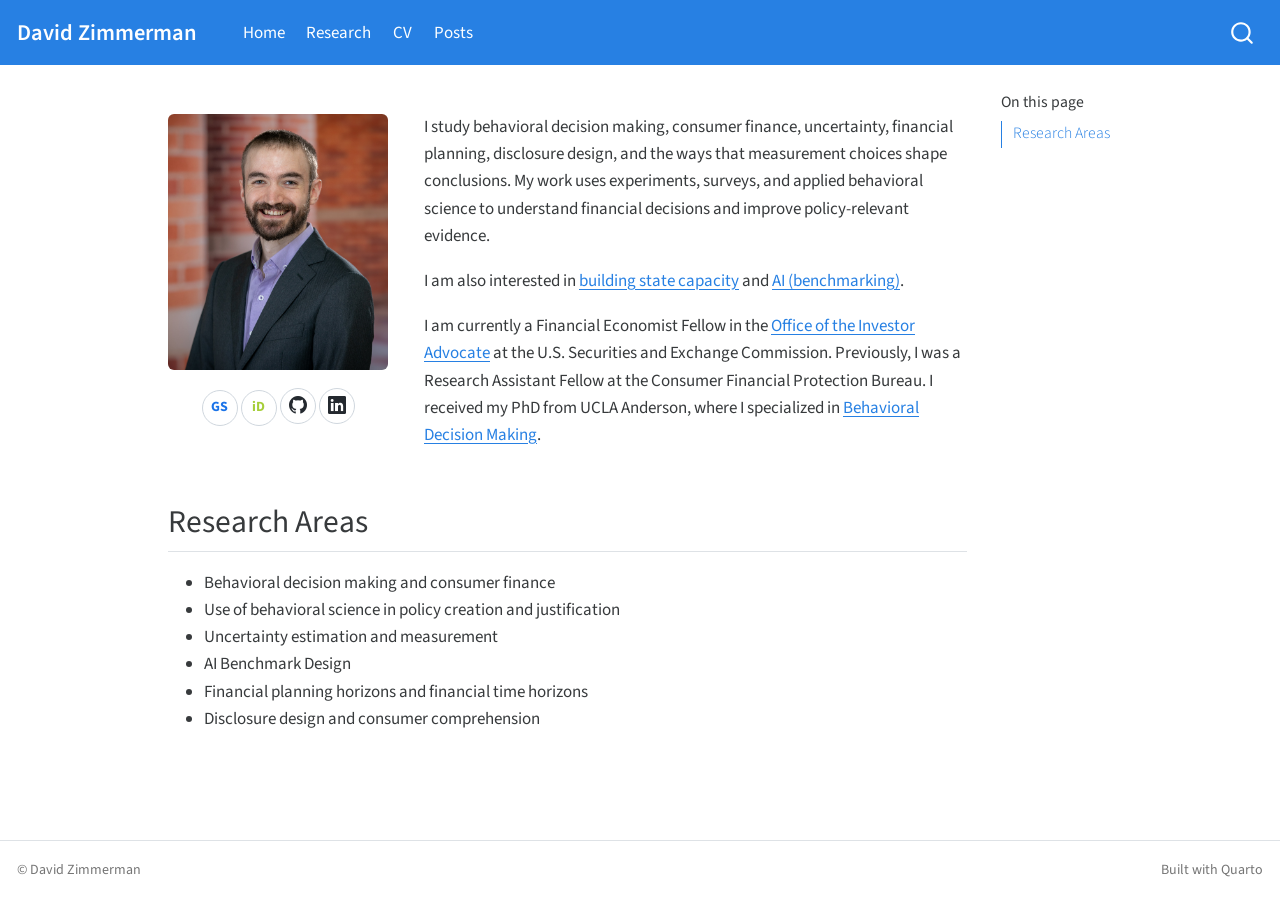
<file: index.html>
<!DOCTYPE html>
<html xmlns="http://www.w3.org/1999/xhtml" lang="en" xml:lang="en"><head>

<meta charset="utf-8">
<meta name="generator" content="quarto-1.2.335">

<meta name="viewport" content="width=device-width, initial-scale=1.0, user-scalable=yes">


<title>David Zimmerman</title>
<style>
code{white-space: pre-wrap;}
span.smallcaps{font-variant: small-caps;}
div.columns{display: flex; gap: min(4vw, 1.5em);}
div.column{flex: auto; overflow-x: auto;}
div.hanging-indent{margin-left: 1.5em; text-indent: -1.5em;}
ul.task-list{list-style: none;}
ul.task-list li input[type="checkbox"] {
  width: 0.8em;
  margin: 0 0.8em 0.2em -1.6em;
  vertical-align: middle;
}
</style>


<script src="site_libs/quarto-nav/quarto-nav.js"></script>
<script src="site_libs/quarto-nav/headroom.min.js"></script>
<script src="site_libs/clipboard/clipboard.min.js"></script>
<script src="site_libs/quarto-search/autocomplete.umd.js"></script>
<script src="site_libs/quarto-search/fuse.min.js"></script>
<script src="site_libs/quarto-search/quarto-search.js"></script>
<meta name="quarto:offset" content="./">
<script src="site_libs/quarto-html/quarto.js"></script>
<script src="site_libs/quarto-html/popper.min.js"></script>
<script src="site_libs/quarto-html/tippy.umd.min.js"></script>
<script src="site_libs/quarto-html/anchor.min.js"></script>
<link href="site_libs/quarto-html/tippy.css" rel="stylesheet">
<link href="site_libs/quarto-html/quarto-syntax-highlighting.css" rel="stylesheet" id="quarto-text-highlighting-styles">
<script src="site_libs/bootstrap/bootstrap.min.js"></script>
<link href="site_libs/bootstrap/bootstrap-icons.css" rel="stylesheet">
<link href="site_libs/bootstrap/bootstrap.min.css" rel="stylesheet" id="quarto-bootstrap" data-mode="light">
<script id="quarto-search-options" type="application/json">{
  "location": "navbar",
  "copy-button": false,
  "collapse-after": 3,
  "panel-placement": "end",
  "type": "overlay",
  "limit": 20,
  "language": {
    "search-no-results-text": "No results",
    "search-matching-documents-text": "matching documents",
    "search-copy-link-title": "Copy link to search",
    "search-hide-matches-text": "Hide additional matches",
    "search-more-match-text": "more match in this document",
    "search-more-matches-text": "more matches in this document",
    "search-clear-button-title": "Clear",
    "search-detached-cancel-button-title": "Cancel",
    "search-submit-button-title": "Submit"
  }
}</script>


<link rel="stylesheet" href="styles.css">
</head>

<body class="nav-fixed">

<div id="quarto-search-results"></div>
  <header id="quarto-header" class="headroom fixed-top">
    <nav class="navbar navbar-expand-lg navbar-dark ">
      <div class="navbar-container container-fluid">
      <div class="navbar-brand-container">
    <a class="navbar-brand" href="./index.html">
    <span class="navbar-title">David Zimmerman</span>
    </a>
  </div>
          <button class="navbar-toggler" type="button" data-bs-toggle="collapse" data-bs-target="#navbarCollapse" aria-controls="navbarCollapse" aria-expanded="false" aria-label="Toggle navigation" onclick="if (window.quartoToggleHeadroom) { window.quartoToggleHeadroom(); }">
  <span class="navbar-toggler-icon"></span>
</button>
          <div class="collapse navbar-collapse" id="navbarCollapse">
            <ul class="navbar-nav navbar-nav-scroll me-auto">
  <li class="nav-item">
    <a class="nav-link active" href="./index.html" aria-current="page">
 <span class="menu-text">Home</span></a>
  </li>  
  <li class="nav-item">
    <a class="nav-link" href="./research.html">
 <span class="menu-text">Research</span></a>
  </li>  
  <li class="nav-item">
    <a class="nav-link" href="./cv.html">
 <span class="menu-text">CV</span></a>
  </li>  
  <li class="nav-item">
    <a class="nav-link" href="./posts/index.html">
 <span class="menu-text">Posts</span></a>
  </li>  
</ul>
              <div id="quarto-search" class="" title="Search"></div>
          </div> <!-- /navcollapse -->
      </div> <!-- /container-fluid -->
    </nav>
</header>
<!-- content -->
<div id="quarto-content" class="quarto-container page-columns page-rows-contents page-layout-article page-navbar">
<!-- sidebar -->
<!-- margin-sidebar -->
    <div id="quarto-margin-sidebar" class="sidebar margin-sidebar">
        <nav id="TOC" role="doc-toc" class="toc-active">
    <h2 id="toc-title">On this page</h2>
   
  <ul>
  <li><a href="#research-areas" id="toc-research-areas" class="nav-link active" data-scroll-target="#research-areas">Research Areas</a></li>
  </ul>
</nav>
    </div>
<!-- main -->
<main class="content" id="quarto-document-content">



<div class="home-grid">
<div class="home-photo">
<p><img src="assets/profile.jpeg" class="img-fluid" alt="David Zimmerman"></p>
<div class="profile-links" aria-label="Profile links">
<p><a href="https://scholar.google.com/citations?user=6fjwHO0AAAAJ&amp;hl=en" aria-label="Google Scholar" title="Google Scholar"><span class="profile-icon scholar">GS</span></a> <a href="https://orcid.org/0000-0001-5784-2733" aria-label="ORCID" title="ORCID"><span class="profile-icon orcid">iD</span></a> <a href="https://github.com/DavZimmer" aria-label="GitHub" title="GitHub"><i class="bi bi-github"></i></a> <a href="https://www.linkedin.com/in/david-zimmerman-7564636a" aria-label="LinkedIn" title="LinkedIn"><i class="bi bi-linkedin"></i></a></p>
</div>
</div>
<div class="home-intro">
<p>I study behavioral decision making, consumer finance, uncertainty, financial planning, disclosure design, and the ways that measurement choices shape conclusions. My work uses experiments, surveys, and applied behavioral science to understand financial decisions and improve policy-relevant evidence.</p>
<p>I am also interested in <a href="https://www.niskanencenter.org/policy/state-capacity/">building state capacity</a> and <a href="https://hai.stanford.edu/ai-index/2026-ai-index-report">AI (benchmarking)</a>.</p>
<p>I am currently a Financial Economist Fellow in the <a href="https://www.sec.gov/about/divisions-offices/office-investor-advocate">Office of the Investor Advocate</a> at the U.S. Securities and Exchange Commission. Previously, I was a Research Assistant Fellow at the Consumer Financial Protection Bureau. I received my PhD from UCLA Anderson, where I specialized in <a href="https://www.anderson.ucla.edu/degrees/phd-program/areas-of-study/behavioral-decision-making">Behavioral Decision Making</a>.</p>
</div>
</div>
<section id="research-areas" class="level2">
<h2 class="anchored" data-anchor-id="research-areas">Research Areas</h2>
<ul>
<li>Behavioral decision making and consumer finance</li>
<li>Use of behavioral science in policy creation and justification</li>
<li>Uncertainty estimation and measurement</li>
<li>AI Benchmark Design</li>
<li>Financial planning horizons and financial time horizons</li>
<li>Disclosure design and consumer comprehension</li>
</ul>


</section>

</main> <!-- /main -->
<script id="quarto-html-after-body" type="application/javascript">
window.document.addEventListener("DOMContentLoaded", function (event) {
  const toggleBodyColorMode = (bsSheetEl) => {
    const mode = bsSheetEl.getAttribute("data-mode");
    const bodyEl = window.document.querySelector("body");
    if (mode === "dark") {
      bodyEl.classList.add("quarto-dark");
      bodyEl.classList.remove("quarto-light");
    } else {
      bodyEl.classList.add("quarto-light");
      bodyEl.classList.remove("quarto-dark");
    }
  }
  const toggleBodyColorPrimary = () => {
    const bsSheetEl = window.document.querySelector("link#quarto-bootstrap");
    if (bsSheetEl) {
      toggleBodyColorMode(bsSheetEl);
    }
  }
  toggleBodyColorPrimary();  
  const icon = "";
  const anchorJS = new window.AnchorJS();
  anchorJS.options = {
    placement: 'right',
    icon: icon
  };
  anchorJS.add('.anchored');
  const clipboard = new window.ClipboardJS('.code-copy-button', {
    target: function(trigger) {
      return trigger.previousElementSibling;
    }
  });
  clipboard.on('success', function(e) {
    // button target
    const button = e.trigger;
    // don't keep focus
    button.blur();
    // flash "checked"
    button.classList.add('code-copy-button-checked');
    var currentTitle = button.getAttribute("title");
    button.setAttribute("title", "Copied!");
    let tooltip;
    if (window.bootstrap) {
      button.setAttribute("data-bs-toggle", "tooltip");
      button.setAttribute("data-bs-placement", "left");
      button.setAttribute("data-bs-title", "Copied!");
      tooltip = new bootstrap.Tooltip(button, 
        { trigger: "manual", 
          customClass: "code-copy-button-tooltip",
          offset: [0, -8]});
      tooltip.show();    
    }
    setTimeout(function() {
      if (tooltip) {
        tooltip.hide();
        button.removeAttribute("data-bs-title");
        button.removeAttribute("data-bs-toggle");
        button.removeAttribute("data-bs-placement");
      }
      button.setAttribute("title", currentTitle);
      button.classList.remove('code-copy-button-checked');
    }, 1000);
    // clear code selection
    e.clearSelection();
  });
  function tippyHover(el, contentFn) {
    const config = {
      allowHTML: true,
      content: contentFn,
      maxWidth: 500,
      delay: 100,
      arrow: false,
      appendTo: function(el) {
          return el.parentElement;
      },
      interactive: true,
      interactiveBorder: 10,
      theme: 'quarto',
      placement: 'bottom-start'
    };
    window.tippy(el, config); 
  }
  const noterefs = window.document.querySelectorAll('a[role="doc-noteref"]');
  for (var i=0; i<noterefs.length; i++) {
    const ref = noterefs[i];
    tippyHover(ref, function() {
      // use id or data attribute instead here
      let href = ref.getAttribute('data-footnote-href') || ref.getAttribute('href');
      try { href = new URL(href).hash; } catch {}
      const id = href.replace(/^#\/?/, "");
      const note = window.document.getElementById(id);
      return note.innerHTML;
    });
  }
  const findCites = (el) => {
    const parentEl = el.parentElement;
    if (parentEl) {
      const cites = parentEl.dataset.cites;
      if (cites) {
        return {
          el,
          cites: cites.split(' ')
        };
      } else {
        return findCites(el.parentElement)
      }
    } else {
      return undefined;
    }
  };
  var bibliorefs = window.document.querySelectorAll('a[role="doc-biblioref"]');
  for (var i=0; i<bibliorefs.length; i++) {
    const ref = bibliorefs[i];
    const citeInfo = findCites(ref);
    if (citeInfo) {
      tippyHover(citeInfo.el, function() {
        var popup = window.document.createElement('div');
        citeInfo.cites.forEach(function(cite) {
          var citeDiv = window.document.createElement('div');
          citeDiv.classList.add('hanging-indent');
          citeDiv.classList.add('csl-entry');
          var biblioDiv = window.document.getElementById('ref-' + cite);
          if (biblioDiv) {
            citeDiv.innerHTML = biblioDiv.innerHTML;
          }
          popup.appendChild(citeDiv);
        });
        return popup.innerHTML;
      });
    }
  }
    var localhostRegex = new RegExp(/^(?:http|https):\/\/localhost\:?[0-9]*\//);
      var filterRegex = new RegExp(/https:\/\/DavZimmer\.github\.io/);
    var isInternal = (href) => {
        return filterRegex.test(href) || localhostRegex.test(href);
    }
    // Inspect non-navigation links and adorn them if external
    var links = window.document.querySelectorAll('a:not(.nav-link):not(.navbar-brand):not(.toc-action):not(.sidebar-link):not(.sidebar-item-toggle):not(.pagination-link):not(.no-external):not([aria-hidden]):not(.dropdown-item)');
    for (var i=0; i<links.length; i++) {
      const link = links[i];
      if (!isInternal(link.href)) {
          // target, if specified
          link.setAttribute("target", "_blank");
      }
    }
});
</script>
</div> <!-- /content -->
<footer class="footer">
  <div class="nav-footer">
    <div class="nav-footer-left">© David Zimmerman</div>   
    <div class="nav-footer-right">Built with Quarto</div>
  </div>
</footer>



</body></html>
</file>
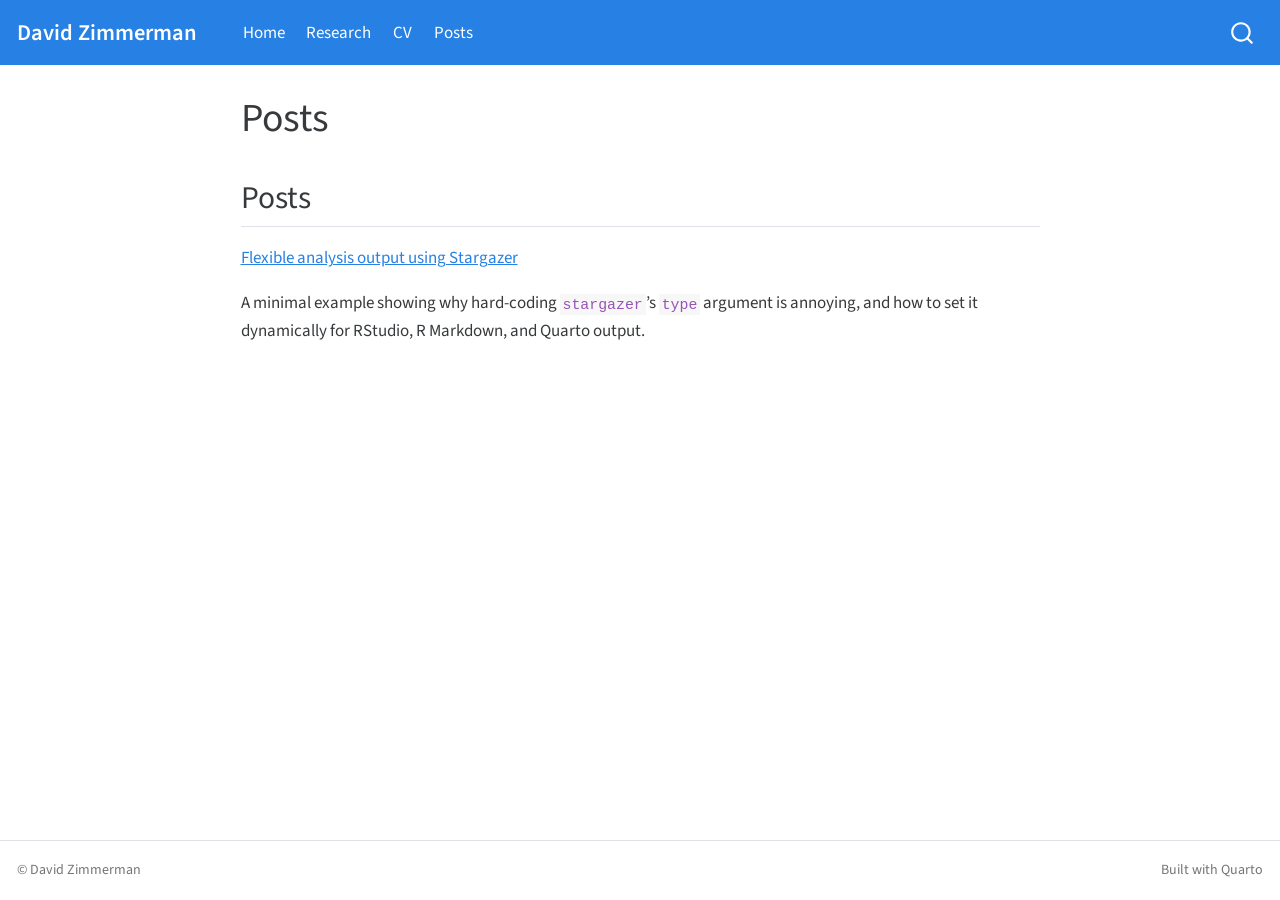
<file: posts/index.html>
<!DOCTYPE html>
<html xmlns="http://www.w3.org/1999/xhtml" lang="en" xml:lang="en"><head>

<meta charset="utf-8">
<meta name="generator" content="quarto-1.2.335">

<meta name="viewport" content="width=device-width, initial-scale=1.0, user-scalable=yes">


<title>David Zimmerman - Posts</title>
<style>
code{white-space: pre-wrap;}
span.smallcaps{font-variant: small-caps;}
div.columns{display: flex; gap: min(4vw, 1.5em);}
div.column{flex: auto; overflow-x: auto;}
div.hanging-indent{margin-left: 1.5em; text-indent: -1.5em;}
ul.task-list{list-style: none;}
ul.task-list li input[type="checkbox"] {
  width: 0.8em;
  margin: 0 0.8em 0.2em -1.6em;
  vertical-align: middle;
}
</style>


<script src="../site_libs/quarto-nav/quarto-nav.js"></script>
<script src="../site_libs/quarto-nav/headroom.min.js"></script>
<script src="../site_libs/clipboard/clipboard.min.js"></script>
<script src="../site_libs/quarto-search/autocomplete.umd.js"></script>
<script src="../site_libs/quarto-search/fuse.min.js"></script>
<script src="../site_libs/quarto-search/quarto-search.js"></script>
<meta name="quarto:offset" content="../">
<script src="../site_libs/quarto-html/quarto.js"></script>
<script src="../site_libs/quarto-html/popper.min.js"></script>
<script src="../site_libs/quarto-html/tippy.umd.min.js"></script>
<script src="../site_libs/quarto-html/anchor.min.js"></script>
<link href="../site_libs/quarto-html/tippy.css" rel="stylesheet">
<link href="../site_libs/quarto-html/quarto-syntax-highlighting.css" rel="stylesheet" id="quarto-text-highlighting-styles">
<script src="../site_libs/bootstrap/bootstrap.min.js"></script>
<link href="../site_libs/bootstrap/bootstrap-icons.css" rel="stylesheet">
<link href="../site_libs/bootstrap/bootstrap.min.css" rel="stylesheet" id="quarto-bootstrap" data-mode="light">
<script id="quarto-search-options" type="application/json">{
  "location": "navbar",
  "copy-button": false,
  "collapse-after": 3,
  "panel-placement": "end",
  "type": "overlay",
  "limit": 20,
  "language": {
    "search-no-results-text": "No results",
    "search-matching-documents-text": "matching documents",
    "search-copy-link-title": "Copy link to search",
    "search-hide-matches-text": "Hide additional matches",
    "search-more-match-text": "more match in this document",
    "search-more-matches-text": "more matches in this document",
    "search-clear-button-title": "Clear",
    "search-detached-cancel-button-title": "Cancel",
    "search-submit-button-title": "Submit"
  }
}</script>


<link rel="stylesheet" href="../styles.css">
</head>

<body class="nav-fixed fullcontent">

<div id="quarto-search-results"></div>
  <header id="quarto-header" class="headroom fixed-top">
    <nav class="navbar navbar-expand-lg navbar-dark ">
      <div class="navbar-container container-fluid">
      <div class="navbar-brand-container">
    <a class="navbar-brand" href="../index.html">
    <span class="navbar-title">David Zimmerman</span>
    </a>
  </div>
          <button class="navbar-toggler" type="button" data-bs-toggle="collapse" data-bs-target="#navbarCollapse" aria-controls="navbarCollapse" aria-expanded="false" aria-label="Toggle navigation" onclick="if (window.quartoToggleHeadroom) { window.quartoToggleHeadroom(); }">
  <span class="navbar-toggler-icon"></span>
</button>
          <div class="collapse navbar-collapse" id="navbarCollapse">
            <ul class="navbar-nav navbar-nav-scroll me-auto">
  <li class="nav-item">
    <a class="nav-link" href="../index.html">
 <span class="menu-text">Home</span></a>
  </li>  
  <li class="nav-item">
    <a class="nav-link" href="../research.html">
 <span class="menu-text">Research</span></a>
  </li>  
  <li class="nav-item">
    <a class="nav-link" href="../cv.html">
 <span class="menu-text">CV</span></a>
  </li>  
  <li class="nav-item">
    <a class="nav-link active" href="../posts/index.html" aria-current="page">
 <span class="menu-text">Posts</span></a>
  </li>  
</ul>
              <div id="quarto-search" class="" title="Search"></div>
          </div> <!-- /navcollapse -->
      </div> <!-- /container-fluid -->
    </nav>
</header>
<!-- content -->
<div id="quarto-content" class="quarto-container page-columns page-rows-contents page-layout-article page-navbar">
<!-- sidebar -->
<!-- margin-sidebar -->
    
<!-- main -->
<main class="content" id="quarto-document-content">

<header id="title-block-header" class="quarto-title-block default">
<div class="quarto-title">
<h1 class="title">Posts</h1>
</div>



<div class="quarto-title-meta">

    
  
    
  </div>
  

</header>

<section id="posts" class="level2">
<h2 class="anchored" data-anchor-id="posts">Posts</h2>
<p><a href="stargazer-type/index.html">Flexible analysis output using Stargazer</a></p>
<p>A minimal example showing why hard-coding <code>stargazer</code>’s <code>type</code> argument is annoying, and how to set it dynamically for RStudio, R Markdown, and Quarto output.</p>


</section>

</main> <!-- /main -->
<script id="quarto-html-after-body" type="application/javascript">
window.document.addEventListener("DOMContentLoaded", function (event) {
  const toggleBodyColorMode = (bsSheetEl) => {
    const mode = bsSheetEl.getAttribute("data-mode");
    const bodyEl = window.document.querySelector("body");
    if (mode === "dark") {
      bodyEl.classList.add("quarto-dark");
      bodyEl.classList.remove("quarto-light");
    } else {
      bodyEl.classList.add("quarto-light");
      bodyEl.classList.remove("quarto-dark");
    }
  }
  const toggleBodyColorPrimary = () => {
    const bsSheetEl = window.document.querySelector("link#quarto-bootstrap");
    if (bsSheetEl) {
      toggleBodyColorMode(bsSheetEl);
    }
  }
  toggleBodyColorPrimary();  
  const icon = "";
  const anchorJS = new window.AnchorJS();
  anchorJS.options = {
    placement: 'right',
    icon: icon
  };
  anchorJS.add('.anchored');
  const clipboard = new window.ClipboardJS('.code-copy-button', {
    target: function(trigger) {
      return trigger.previousElementSibling;
    }
  });
  clipboard.on('success', function(e) {
    // button target
    const button = e.trigger;
    // don't keep focus
    button.blur();
    // flash "checked"
    button.classList.add('code-copy-button-checked');
    var currentTitle = button.getAttribute("title");
    button.setAttribute("title", "Copied!");
    let tooltip;
    if (window.bootstrap) {
      button.setAttribute("data-bs-toggle", "tooltip");
      button.setAttribute("data-bs-placement", "left");
      button.setAttribute("data-bs-title", "Copied!");
      tooltip = new bootstrap.Tooltip(button, 
        { trigger: "manual", 
          customClass: "code-copy-button-tooltip",
          offset: [0, -8]});
      tooltip.show();    
    }
    setTimeout(function() {
      if (tooltip) {
        tooltip.hide();
        button.removeAttribute("data-bs-title");
        button.removeAttribute("data-bs-toggle");
        button.removeAttribute("data-bs-placement");
      }
      button.setAttribute("title", currentTitle);
      button.classList.remove('code-copy-button-checked');
    }, 1000);
    // clear code selection
    e.clearSelection();
  });
  function tippyHover(el, contentFn) {
    const config = {
      allowHTML: true,
      content: contentFn,
      maxWidth: 500,
      delay: 100,
      arrow: false,
      appendTo: function(el) {
          return el.parentElement;
      },
      interactive: true,
      interactiveBorder: 10,
      theme: 'quarto',
      placement: 'bottom-start'
    };
    window.tippy(el, config); 
  }
  const noterefs = window.document.querySelectorAll('a[role="doc-noteref"]');
  for (var i=0; i<noterefs.length; i++) {
    const ref = noterefs[i];
    tippyHover(ref, function() {
      // use id or data attribute instead here
      let href = ref.getAttribute('data-footnote-href') || ref.getAttribute('href');
      try { href = new URL(href).hash; } catch {}
      const id = href.replace(/^#\/?/, "");
      const note = window.document.getElementById(id);
      return note.innerHTML;
    });
  }
  const findCites = (el) => {
    const parentEl = el.parentElement;
    if (parentEl) {
      const cites = parentEl.dataset.cites;
      if (cites) {
        return {
          el,
          cites: cites.split(' ')
        };
      } else {
        return findCites(el.parentElement)
      }
    } else {
      return undefined;
    }
  };
  var bibliorefs = window.document.querySelectorAll('a[role="doc-biblioref"]');
  for (var i=0; i<bibliorefs.length; i++) {
    const ref = bibliorefs[i];
    const citeInfo = findCites(ref);
    if (citeInfo) {
      tippyHover(citeInfo.el, function() {
        var popup = window.document.createElement('div');
        citeInfo.cites.forEach(function(cite) {
          var citeDiv = window.document.createElement('div');
          citeDiv.classList.add('hanging-indent');
          citeDiv.classList.add('csl-entry');
          var biblioDiv = window.document.getElementById('ref-' + cite);
          if (biblioDiv) {
            citeDiv.innerHTML = biblioDiv.innerHTML;
          }
          popup.appendChild(citeDiv);
        });
        return popup.innerHTML;
      });
    }
  }
    var localhostRegex = new RegExp(/^(?:http|https):\/\/localhost\:?[0-9]*\//);
      var filterRegex = new RegExp(/https:\/\/DavZimmer\.github\.io/);
    var isInternal = (href) => {
        return filterRegex.test(href) || localhostRegex.test(href);
    }
    // Inspect non-navigation links and adorn them if external
    var links = window.document.querySelectorAll('a:not(.nav-link):not(.navbar-brand):not(.toc-action):not(.sidebar-link):not(.sidebar-item-toggle):not(.pagination-link):not(.no-external):not([aria-hidden]):not(.dropdown-item)');
    for (var i=0; i<links.length; i++) {
      const link = links[i];
      if (!isInternal(link.href)) {
          // target, if specified
          link.setAttribute("target", "_blank");
      }
    }
});
</script>
</div> <!-- /content -->
<footer class="footer">
  <div class="nav-footer">
    <div class="nav-footer-left">© David Zimmerman</div>   
    <div class="nav-footer-right">Built with Quarto</div>
  </div>
</footer>



</body></html>
</file>
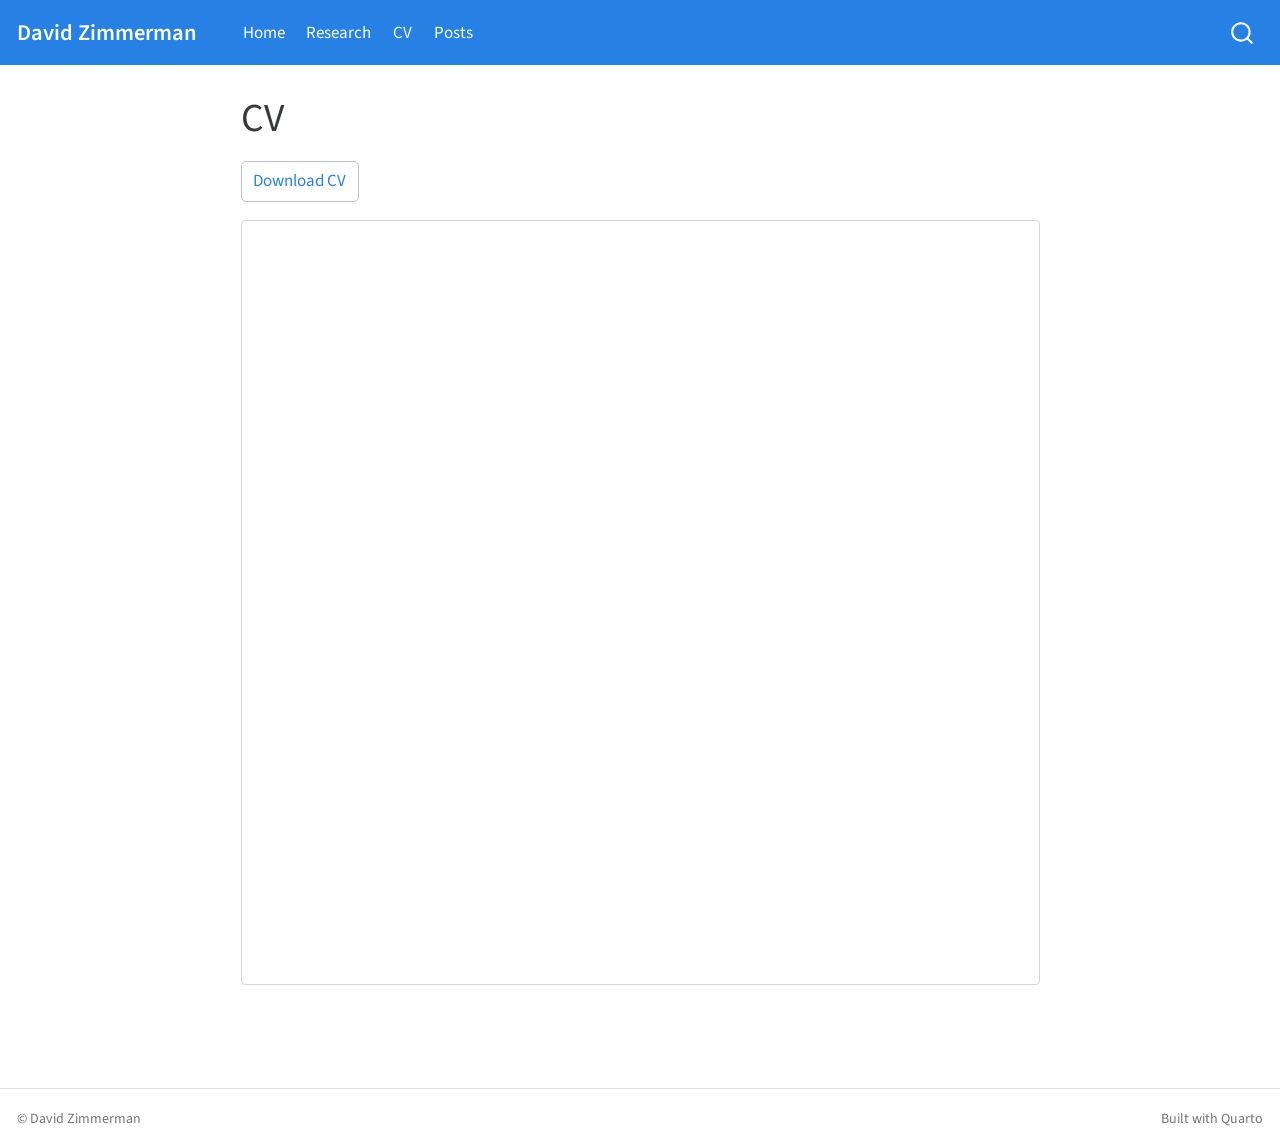
<file: cv.html>
<!DOCTYPE html>
<html xmlns="http://www.w3.org/1999/xhtml" lang="en" xml:lang="en"><head>

<meta charset="utf-8">
<meta name="generator" content="quarto-1.2.335">

<meta name="viewport" content="width=device-width, initial-scale=1.0, user-scalable=yes">


<title>David Zimmerman - CV</title>
<style>
code{white-space: pre-wrap;}
span.smallcaps{font-variant: small-caps;}
div.columns{display: flex; gap: min(4vw, 1.5em);}
div.column{flex: auto; overflow-x: auto;}
div.hanging-indent{margin-left: 1.5em; text-indent: -1.5em;}
ul.task-list{list-style: none;}
ul.task-list li input[type="checkbox"] {
  width: 0.8em;
  margin: 0 0.8em 0.2em -1.6em;
  vertical-align: middle;
}
</style>


<script src="site_libs/quarto-nav/quarto-nav.js"></script>
<script src="site_libs/quarto-nav/headroom.min.js"></script>
<script src="site_libs/clipboard/clipboard.min.js"></script>
<script src="site_libs/quarto-search/autocomplete.umd.js"></script>
<script src="site_libs/quarto-search/fuse.min.js"></script>
<script src="site_libs/quarto-search/quarto-search.js"></script>
<meta name="quarto:offset" content="./">
<script src="site_libs/quarto-html/quarto.js"></script>
<script src="site_libs/quarto-html/popper.min.js"></script>
<script src="site_libs/quarto-html/tippy.umd.min.js"></script>
<script src="site_libs/quarto-html/anchor.min.js"></script>
<link href="site_libs/quarto-html/tippy.css" rel="stylesheet">
<link href="site_libs/quarto-html/quarto-syntax-highlighting.css" rel="stylesheet" id="quarto-text-highlighting-styles">
<script src="site_libs/bootstrap/bootstrap.min.js"></script>
<link href="site_libs/bootstrap/bootstrap-icons.css" rel="stylesheet">
<link href="site_libs/bootstrap/bootstrap.min.css" rel="stylesheet" id="quarto-bootstrap" data-mode="light">
<script id="quarto-search-options" type="application/json">{
  "location": "navbar",
  "copy-button": false,
  "collapse-after": 3,
  "panel-placement": "end",
  "type": "overlay",
  "limit": 20,
  "language": {
    "search-no-results-text": "No results",
    "search-matching-documents-text": "matching documents",
    "search-copy-link-title": "Copy link to search",
    "search-hide-matches-text": "Hide additional matches",
    "search-more-match-text": "more match in this document",
    "search-more-matches-text": "more matches in this document",
    "search-clear-button-title": "Clear",
    "search-detached-cancel-button-title": "Cancel",
    "search-submit-button-title": "Submit"
  }
}</script>


<link rel="stylesheet" href="styles.css">
</head>

<body class="nav-fixed fullcontent">

<div id="quarto-search-results"></div>
  <header id="quarto-header" class="headroom fixed-top">
    <nav class="navbar navbar-expand-lg navbar-dark ">
      <div class="navbar-container container-fluid">
      <div class="navbar-brand-container">
    <a class="navbar-brand" href="./index.html">
    <span class="navbar-title">David Zimmerman</span>
    </a>
  </div>
          <button class="navbar-toggler" type="button" data-bs-toggle="collapse" data-bs-target="#navbarCollapse" aria-controls="navbarCollapse" aria-expanded="false" aria-label="Toggle navigation" onclick="if (window.quartoToggleHeadroom) { window.quartoToggleHeadroom(); }">
  <span class="navbar-toggler-icon"></span>
</button>
          <div class="collapse navbar-collapse" id="navbarCollapse">
            <ul class="navbar-nav navbar-nav-scroll me-auto">
  <li class="nav-item">
    <a class="nav-link" href="./index.html">
 <span class="menu-text">Home</span></a>
  </li>  
  <li class="nav-item">
    <a class="nav-link" href="./research.html">
 <span class="menu-text">Research</span></a>
  </li>  
  <li class="nav-item">
    <a class="nav-link active" href="./cv.html" aria-current="page">
 <span class="menu-text">CV</span></a>
  </li>  
  <li class="nav-item">
    <a class="nav-link" href="./posts/index.html">
 <span class="menu-text">Posts</span></a>
  </li>  
</ul>
              <div id="quarto-search" class="" title="Search"></div>
          </div> <!-- /navcollapse -->
      </div> <!-- /container-fluid -->
    </nav>
</header>
<!-- content -->
<div id="quarto-content" class="quarto-container page-columns page-rows-contents page-layout-article page-navbar">
<!-- sidebar -->
<!-- margin-sidebar -->
    
<!-- main -->
<main class="content" id="quarto-document-content">

<header id="title-block-header" class="quarto-title-block default">
<div class="quarto-title">
<h1 class="title">CV</h1>
</div>



<div class="quarto-title-meta">

    
  
    
  </div>
  

</header>

<p><a href="assets/Zimmerman_David_CV.pdf" class="button">Download CV</a></p>
<iframe class="cv-frame" src="assets/Zimmerman_David_CV.pdf" title="David Zimmerman CV">
</iframe>



</main> <!-- /main -->
<script id="quarto-html-after-body" type="application/javascript">
window.document.addEventListener("DOMContentLoaded", function (event) {
  const toggleBodyColorMode = (bsSheetEl) => {
    const mode = bsSheetEl.getAttribute("data-mode");
    const bodyEl = window.document.querySelector("body");
    if (mode === "dark") {
      bodyEl.classList.add("quarto-dark");
      bodyEl.classList.remove("quarto-light");
    } else {
      bodyEl.classList.add("quarto-light");
      bodyEl.classList.remove("quarto-dark");
    }
  }
  const toggleBodyColorPrimary = () => {
    const bsSheetEl = window.document.querySelector("link#quarto-bootstrap");
    if (bsSheetEl) {
      toggleBodyColorMode(bsSheetEl);
    }
  }
  toggleBodyColorPrimary();  
  const icon = "";
  const anchorJS = new window.AnchorJS();
  anchorJS.options = {
    placement: 'right',
    icon: icon
  };
  anchorJS.add('.anchored');
  const clipboard = new window.ClipboardJS('.code-copy-button', {
    target: function(trigger) {
      return trigger.previousElementSibling;
    }
  });
  clipboard.on('success', function(e) {
    // button target
    const button = e.trigger;
    // don't keep focus
    button.blur();
    // flash "checked"
    button.classList.add('code-copy-button-checked');
    var currentTitle = button.getAttribute("title");
    button.setAttribute("title", "Copied!");
    let tooltip;
    if (window.bootstrap) {
      button.setAttribute("data-bs-toggle", "tooltip");
      button.setAttribute("data-bs-placement", "left");
      button.setAttribute("data-bs-title", "Copied!");
      tooltip = new bootstrap.Tooltip(button, 
        { trigger: "manual", 
          customClass: "code-copy-button-tooltip",
          offset: [0, -8]});
      tooltip.show();    
    }
    setTimeout(function() {
      if (tooltip) {
        tooltip.hide();
        button.removeAttribute("data-bs-title");
        button.removeAttribute("data-bs-toggle");
        button.removeAttribute("data-bs-placement");
      }
      button.setAttribute("title", currentTitle);
      button.classList.remove('code-copy-button-checked');
    }, 1000);
    // clear code selection
    e.clearSelection();
  });
  function tippyHover(el, contentFn) {
    const config = {
      allowHTML: true,
      content: contentFn,
      maxWidth: 500,
      delay: 100,
      arrow: false,
      appendTo: function(el) {
          return el.parentElement;
      },
      interactive: true,
      interactiveBorder: 10,
      theme: 'quarto',
      placement: 'bottom-start'
    };
    window.tippy(el, config); 
  }
  const noterefs = window.document.querySelectorAll('a[role="doc-noteref"]');
  for (var i=0; i<noterefs.length; i++) {
    const ref = noterefs[i];
    tippyHover(ref, function() {
      // use id or data attribute instead here
      let href = ref.getAttribute('data-footnote-href') || ref.getAttribute('href');
      try { href = new URL(href).hash; } catch {}
      const id = href.replace(/^#\/?/, "");
      const note = window.document.getElementById(id);
      return note.innerHTML;
    });
  }
  const findCites = (el) => {
    const parentEl = el.parentElement;
    if (parentEl) {
      const cites = parentEl.dataset.cites;
      if (cites) {
        return {
          el,
          cites: cites.split(' ')
        };
      } else {
        return findCites(el.parentElement)
      }
    } else {
      return undefined;
    }
  };
  var bibliorefs = window.document.querySelectorAll('a[role="doc-biblioref"]');
  for (var i=0; i<bibliorefs.length; i++) {
    const ref = bibliorefs[i];
    const citeInfo = findCites(ref);
    if (citeInfo) {
      tippyHover(citeInfo.el, function() {
        var popup = window.document.createElement('div');
        citeInfo.cites.forEach(function(cite) {
          var citeDiv = window.document.createElement('div');
          citeDiv.classList.add('hanging-indent');
          citeDiv.classList.add('csl-entry');
          var biblioDiv = window.document.getElementById('ref-' + cite);
          if (biblioDiv) {
            citeDiv.innerHTML = biblioDiv.innerHTML;
          }
          popup.appendChild(citeDiv);
        });
        return popup.innerHTML;
      });
    }
  }
    var localhostRegex = new RegExp(/^(?:http|https):\/\/localhost\:?[0-9]*\//);
      var filterRegex = new RegExp(/https:\/\/DavZimmer\.github\.io/);
    var isInternal = (href) => {
        return filterRegex.test(href) || localhostRegex.test(href);
    }
    // Inspect non-navigation links and adorn them if external
    var links = window.document.querySelectorAll('a:not(.nav-link):not(.navbar-brand):not(.toc-action):not(.sidebar-link):not(.sidebar-item-toggle):not(.pagination-link):not(.no-external):not([aria-hidden]):not(.dropdown-item)');
    for (var i=0; i<links.length; i++) {
      const link = links[i];
      if (!isInternal(link.href)) {
          // target, if specified
          link.setAttribute("target", "_blank");
      }
    }
});
</script>
</div> <!-- /content -->
<footer class="footer">
  <div class="nav-footer">
    <div class="nav-footer-left">© David Zimmerman</div>   
    <div class="nav-footer-right">Built with Quarto</div>
  </div>
</footer>



</body></html>
</file>
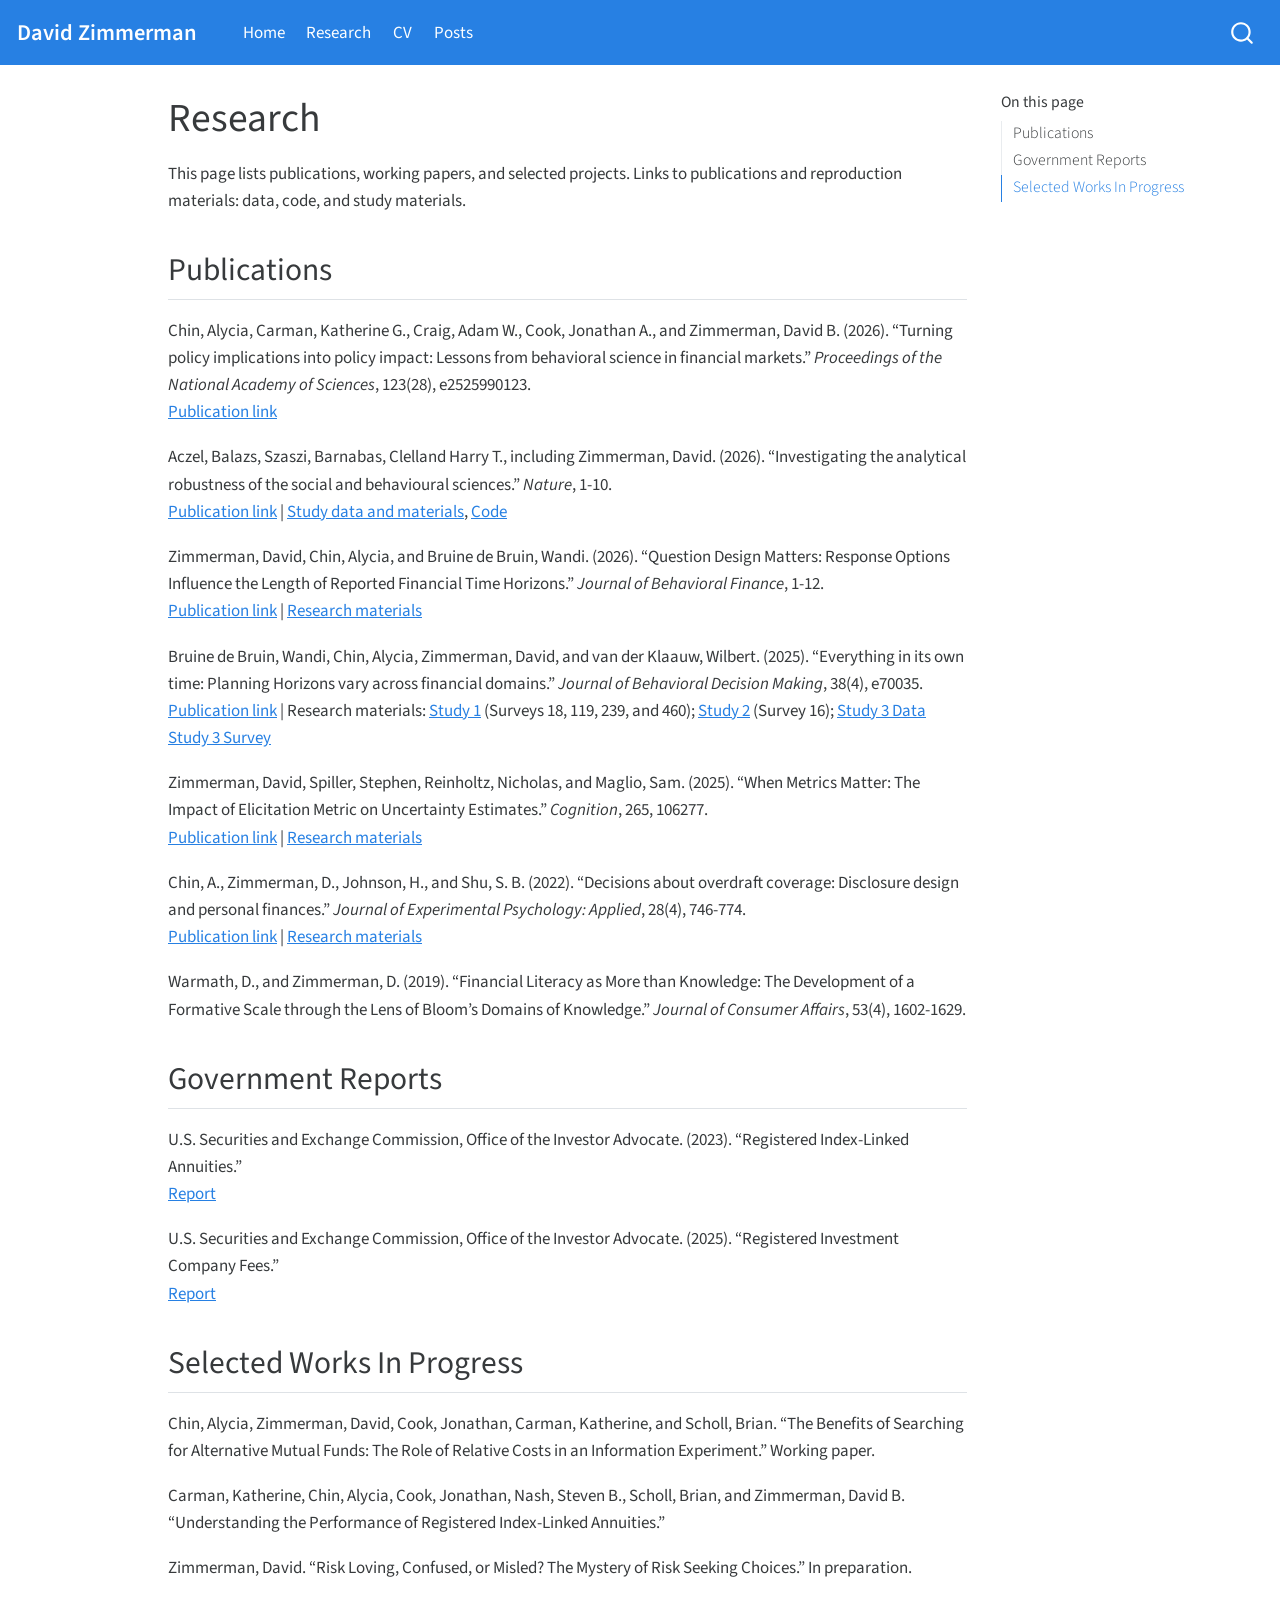
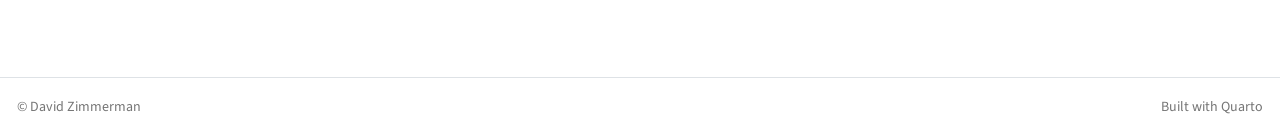
<file: research.html>
<!DOCTYPE html>
<html xmlns="http://www.w3.org/1999/xhtml" lang="en" xml:lang="en"><head>

<meta charset="utf-8">
<meta name="generator" content="quarto-1.2.335">

<meta name="viewport" content="width=device-width, initial-scale=1.0, user-scalable=yes">


<title>David Zimmerman - Research</title>
<style>
code{white-space: pre-wrap;}
span.smallcaps{font-variant: small-caps;}
div.columns{display: flex; gap: min(4vw, 1.5em);}
div.column{flex: auto; overflow-x: auto;}
div.hanging-indent{margin-left: 1.5em; text-indent: -1.5em;}
ul.task-list{list-style: none;}
ul.task-list li input[type="checkbox"] {
  width: 0.8em;
  margin: 0 0.8em 0.2em -1.6em;
  vertical-align: middle;
}
</style>


<script src="site_libs/quarto-nav/quarto-nav.js"></script>
<script src="site_libs/quarto-nav/headroom.min.js"></script>
<script src="site_libs/clipboard/clipboard.min.js"></script>
<script src="site_libs/quarto-search/autocomplete.umd.js"></script>
<script src="site_libs/quarto-search/fuse.min.js"></script>
<script src="site_libs/quarto-search/quarto-search.js"></script>
<meta name="quarto:offset" content="./">
<script src="site_libs/quarto-html/quarto.js"></script>
<script src="site_libs/quarto-html/popper.min.js"></script>
<script src="site_libs/quarto-html/tippy.umd.min.js"></script>
<script src="site_libs/quarto-html/anchor.min.js"></script>
<link href="site_libs/quarto-html/tippy.css" rel="stylesheet">
<link href="site_libs/quarto-html/quarto-syntax-highlighting.css" rel="stylesheet" id="quarto-text-highlighting-styles">
<script src="site_libs/bootstrap/bootstrap.min.js"></script>
<link href="site_libs/bootstrap/bootstrap-icons.css" rel="stylesheet">
<link href="site_libs/bootstrap/bootstrap.min.css" rel="stylesheet" id="quarto-bootstrap" data-mode="light">
<script id="quarto-search-options" type="application/json">{
  "location": "navbar",
  "copy-button": false,
  "collapse-after": 3,
  "panel-placement": "end",
  "type": "overlay",
  "limit": 20,
  "language": {
    "search-no-results-text": "No results",
    "search-matching-documents-text": "matching documents",
    "search-copy-link-title": "Copy link to search",
    "search-hide-matches-text": "Hide additional matches",
    "search-more-match-text": "more match in this document",
    "search-more-matches-text": "more matches in this document",
    "search-clear-button-title": "Clear",
    "search-detached-cancel-button-title": "Cancel",
    "search-submit-button-title": "Submit"
  }
}</script>


<link rel="stylesheet" href="styles.css">
</head>

<body class="nav-fixed">

<div id="quarto-search-results"></div>
  <header id="quarto-header" class="headroom fixed-top">
    <nav class="navbar navbar-expand-lg navbar-dark ">
      <div class="navbar-container container-fluid">
      <div class="navbar-brand-container">
    <a class="navbar-brand" href="./index.html">
    <span class="navbar-title">David Zimmerman</span>
    </a>
  </div>
          <button class="navbar-toggler" type="button" data-bs-toggle="collapse" data-bs-target="#navbarCollapse" aria-controls="navbarCollapse" aria-expanded="false" aria-label="Toggle navigation" onclick="if (window.quartoToggleHeadroom) { window.quartoToggleHeadroom(); }">
  <span class="navbar-toggler-icon"></span>
</button>
          <div class="collapse navbar-collapse" id="navbarCollapse">
            <ul class="navbar-nav navbar-nav-scroll me-auto">
  <li class="nav-item">
    <a class="nav-link" href="./index.html">
 <span class="menu-text">Home</span></a>
  </li>  
  <li class="nav-item">
    <a class="nav-link active" href="./research.html" aria-current="page">
 <span class="menu-text">Research</span></a>
  </li>  
  <li class="nav-item">
    <a class="nav-link" href="./cv.html">
 <span class="menu-text">CV</span></a>
  </li>  
  <li class="nav-item">
    <a class="nav-link" href="./posts/index.html">
 <span class="menu-text">Posts</span></a>
  </li>  
</ul>
              <div id="quarto-search" class="" title="Search"></div>
          </div> <!-- /navcollapse -->
      </div> <!-- /container-fluid -->
    </nav>
</header>
<!-- content -->
<div id="quarto-content" class="quarto-container page-columns page-rows-contents page-layout-article page-navbar">
<!-- sidebar -->
<!-- margin-sidebar -->
    <div id="quarto-margin-sidebar" class="sidebar margin-sidebar">
        <nav id="TOC" role="doc-toc" class="toc-active">
    <h2 id="toc-title">On this page</h2>
   
  <ul>
  <li><a href="#publications" id="toc-publications" class="nav-link active" data-scroll-target="#publications">Publications</a></li>
  <li><a href="#government-reports" id="toc-government-reports" class="nav-link" data-scroll-target="#government-reports">Government Reports</a></li>
  <li><a href="#selected-works-in-progress" id="toc-selected-works-in-progress" class="nav-link" data-scroll-target="#selected-works-in-progress">Selected Works In Progress</a></li>
  </ul>
</nav>
    </div>
<!-- main -->
<main class="content" id="quarto-document-content">

<header id="title-block-header" class="quarto-title-block default">
<div class="quarto-title">
<h1 class="title">Research</h1>
</div>



<div class="quarto-title-meta">

    
  
    
  </div>
  

</header>

<p>This page lists publications, working papers, and selected projects. Links to publications and reproduction materials: data, code, and study materials.</p>
<section id="publications" class="level2">
<h2 class="anchored" data-anchor-id="publications">Publications</h2>
<p>Chin, Alycia, Carman, Katherine G., Craig, Adam W., Cook, Jonathan A., and Zimmerman, David B. (2026). “Turning policy implications into policy impact: Lessons from behavioral science in financial markets.” <em>Proceedings of the National Academy of Sciences</em>, 123(28), e2525990123.<br>
<a href="https://doi.org/10.1073/pnas.2525990123">Publication link</a></p>
<p>Aczel, Balazs, Szaszi, Barnabas, Clelland Harry T., including Zimmerman, David. (2026). “Investigating the analytical robustness of the social and behavioural sciences.” <em>Nature</em>, 1-10.<br>
<a href="https://www.nature.com/articles/s41586-025-09844-9">Publication link</a> | <a href="https://osf.io/q5h2c/">Study data and materials</a>, <a href="https://github.com/marton-balazs-kovacs/multi100/">Code</a></p>
<p>Zimmerman, David, Chin, Alycia, and Bruine de Bruin, Wandi. (2026). “Question Design Matters: Response Options Influence the Length of Reported Financial Time Horizons.” <em>Journal of Behavioral Finance</em>, 1-12.<br>
<a href="https://www.tandfonline.com/doi/abs/10.1080/15427560.2025.2609647">Publication link</a> | <a href="https://researchbox.org/3483">Research materials</a></p>
<p>Bruine de Bruin, Wandi, Chin, Alycia, Zimmerman, David, and van der Klaauw, Wilbert. (2025). “Everything in its own time: Planning Horizons vary across financial domains.” <em>Journal of Behavioral Decision Making</em>, 38(4), e70035.<br>
<a href="https://onlinelibrary.wiley.com/doi/abs/10.1002/bdm.70035">Publication link</a> | Research materials: <a href="https://uasdata.usc.edu/index.php">Study 1</a> (Surveys 18, 119, 239, and 460); <a href="https://alpdata.rand.org/?page=data">Study 2</a> (Survey 16); <a href="https://newyorkfed.org/medialibrary/media/research/microeconomics/sce/downloads/SCE_Planning_Horizons_data">Study 3 Data</a> <a href="https://www.newyorkfed.org/medialibrary/media/research/microeconomics/sce/downloads/sce_planning-horizons-questions.pdf?sc_lang=en">Study 3 Survey</a></p>
<p>Zimmerman, David, Spiller, Stephen, Reinholtz, Nicholas, and Maglio, Sam. (2025). “When Metrics Matter: The Impact of Elicitation Metric on Uncertainty Estimates.” <em>Cognition</em>, 265, 106277.<br>
<a href="https://stephenaspiller.com/assets/ZimmermanSpillerReinholtzMaglio2025.pdf">Publication link</a> | <a href="https://researchbox.org/490">Research materials</a></p>
<p>Chin, A., Zimmerman, D., Johnson, H., and Shu, S. B. (2022). “Decisions about overdraft coverage: Disclosure design and personal finances.” <em>Journal of Experimental Psychology: Applied</em>, 28(4), 746-774.<br>
<a href="https://psycnet.apa.org/record/2023-34213-001">Publication link</a> | <a href="https://researchbox.org/348">Research materials</a></p>
<p>Warmath, D., and Zimmerman, D. (2019). “Financial Literacy as More than Knowledge: The Development of a Formative Scale through the Lens of Bloom’s Domains of Knowledge.” <em>Journal of Consumer Affairs</em>, 53(4), 1602-1629.</p>
</section>
<section id="government-reports" class="level2">
<h2 class="anchored" data-anchor-id="government-reports">Government Reports</h2>
<p>U.S. Securities and Exchange Commission, Office of the Investor Advocate. (2023). “Registered Index-Linked Annuities.”<br>
<a href="https://www.sec.gov/files/rila-report-092023.pdf">Report</a></p>
<p>U.S. Securities and Exchange Commission, Office of the Investor Advocate. (2025). “Registered Investment Company Fees.”<br>
<a href="https://www.sec.gov/files/ric-fees-report.pdf">Report</a></p>
</section>
<section id="selected-works-in-progress" class="level2">
<h2 class="anchored" data-anchor-id="selected-works-in-progress">Selected Works In Progress</h2>
<p>Chin, Alycia, Zimmerman, David, Cook, Jonathan, Carman, Katherine, and Scholl, Brian. “The Benefits of Searching for Alternative Mutual Funds: The Role of Relative Costs in an Information Experiment.” Working paper.</p>
<p>Carman, Katherine, Chin, Alycia, Cook, Jonathan, Nash, Steven B., Scholl, Brian, and Zimmerman, David B. “Understanding the Performance of Registered Index-Linked Annuities.”</p>
<p>Zimmerman, David. “Risk Loving, Confused, or Misled? The Mystery of Risk Seeking Choices.” In preparation.</p>


</section>

</main> <!-- /main -->
<script id="quarto-html-after-body" type="application/javascript">
window.document.addEventListener("DOMContentLoaded", function (event) {
  const toggleBodyColorMode = (bsSheetEl) => {
    const mode = bsSheetEl.getAttribute("data-mode");
    const bodyEl = window.document.querySelector("body");
    if (mode === "dark") {
      bodyEl.classList.add("quarto-dark");
      bodyEl.classList.remove("quarto-light");
    } else {
      bodyEl.classList.add("quarto-light");
      bodyEl.classList.remove("quarto-dark");
    }
  }
  const toggleBodyColorPrimary = () => {
    const bsSheetEl = window.document.querySelector("link#quarto-bootstrap");
    if (bsSheetEl) {
      toggleBodyColorMode(bsSheetEl);
    }
  }
  toggleBodyColorPrimary();  
  const icon = "";
  const anchorJS = new window.AnchorJS();
  anchorJS.options = {
    placement: 'right',
    icon: icon
  };
  anchorJS.add('.anchored');
  const clipboard = new window.ClipboardJS('.code-copy-button', {
    target: function(trigger) {
      return trigger.previousElementSibling;
    }
  });
  clipboard.on('success', function(e) {
    // button target
    const button = e.trigger;
    // don't keep focus
    button.blur();
    // flash "checked"
    button.classList.add('code-copy-button-checked');
    var currentTitle = button.getAttribute("title");
    button.setAttribute("title", "Copied!");
    let tooltip;
    if (window.bootstrap) {
      button.setAttribute("data-bs-toggle", "tooltip");
      button.setAttribute("data-bs-placement", "left");
      button.setAttribute("data-bs-title", "Copied!");
      tooltip = new bootstrap.Tooltip(button, 
        { trigger: "manual", 
          customClass: "code-copy-button-tooltip",
          offset: [0, -8]});
      tooltip.show();    
    }
    setTimeout(function() {
      if (tooltip) {
        tooltip.hide();
        button.removeAttribute("data-bs-title");
        button.removeAttribute("data-bs-toggle");
        button.removeAttribute("data-bs-placement");
      }
      button.setAttribute("title", currentTitle);
      button.classList.remove('code-copy-button-checked');
    }, 1000);
    // clear code selection
    e.clearSelection();
  });
  function tippyHover(el, contentFn) {
    const config = {
      allowHTML: true,
      content: contentFn,
      maxWidth: 500,
      delay: 100,
      arrow: false,
      appendTo: function(el) {
          return el.parentElement;
      },
      interactive: true,
      interactiveBorder: 10,
      theme: 'quarto',
      placement: 'bottom-start'
    };
    window.tippy(el, config); 
  }
  const noterefs = window.document.querySelectorAll('a[role="doc-noteref"]');
  for (var i=0; i<noterefs.length; i++) {
    const ref = noterefs[i];
    tippyHover(ref, function() {
      // use id or data attribute instead here
      let href = ref.getAttribute('data-footnote-href') || ref.getAttribute('href');
      try { href = new URL(href).hash; } catch {}
      const id = href.replace(/^#\/?/, "");
      const note = window.document.getElementById(id);
      return note.innerHTML;
    });
  }
  const findCites = (el) => {
    const parentEl = el.parentElement;
    if (parentEl) {
      const cites = parentEl.dataset.cites;
      if (cites) {
        return {
          el,
          cites: cites.split(' ')
        };
      } else {
        return findCites(el.parentElement)
      }
    } else {
      return undefined;
    }
  };
  var bibliorefs = window.document.querySelectorAll('a[role="doc-biblioref"]');
  for (var i=0; i<bibliorefs.length; i++) {
    const ref = bibliorefs[i];
    const citeInfo = findCites(ref);
    if (citeInfo) {
      tippyHover(citeInfo.el, function() {
        var popup = window.document.createElement('div');
        citeInfo.cites.forEach(function(cite) {
          var citeDiv = window.document.createElement('div');
          citeDiv.classList.add('hanging-indent');
          citeDiv.classList.add('csl-entry');
          var biblioDiv = window.document.getElementById('ref-' + cite);
          if (biblioDiv) {
            citeDiv.innerHTML = biblioDiv.innerHTML;
          }
          popup.appendChild(citeDiv);
        });
        return popup.innerHTML;
      });
    }
  }
    var localhostRegex = new RegExp(/^(?:http|https):\/\/localhost\:?[0-9]*\//);
      var filterRegex = new RegExp(/https:\/\/DavZimmer\.github\.io/);
    var isInternal = (href) => {
        return filterRegex.test(href) || localhostRegex.test(href);
    }
    // Inspect non-navigation links and adorn them if external
    var links = window.document.querySelectorAll('a:not(.nav-link):not(.navbar-brand):not(.toc-action):not(.sidebar-link):not(.sidebar-item-toggle):not(.pagination-link):not(.no-external):not([aria-hidden]):not(.dropdown-item)');
    for (var i=0; i<links.length; i++) {
      const link = links[i];
      if (!isInternal(link.href)) {
          // target, if specified
          link.setAttribute("target", "_blank");
      }
    }
});
</script>
</div> <!-- /content -->
<footer class="footer">
  <div class="nav-footer">
    <div class="nav-footer-left">© David Zimmerman</div>   
    <div class="nav-footer-right">Built with Quarto</div>
  </div>
</footer>



</body></html>
</file>
<file: site_libs/quarto-html/tippy.css>
.tippy-box[data-animation=fade][data-state=hidden]{opacity:0}[data-tippy-root]{max-width:calc(100vw - 10px)}.tippy-box{position:relative;background-color:#333;color:#fff;border-radius:4px;font-size:14px;line-height:1.4;white-space:normal;outline:0;transition-property:transform,visibility,opacity}.tippy-box[data-placement^=top]>.tippy-arrow{bottom:0}.tippy-box[data-placement^=top]>.tippy-arrow:before{bottom:-7px;left:0;border-width:8px 8px 0;border-top-color:initial;transform-origin:center top}.tippy-box[data-placement^=bottom]>.tippy-arrow{top:0}.tippy-box[data-placement^=bottom]>.tippy-arrow:before{top:-7px;left:0;border-width:0 8px 8px;border-bottom-color:initial;transform-origin:center bottom}.tippy-box[data-placement^=left]>.tippy-arrow{right:0}.tippy-box[data-placement^=left]>.tippy-arrow:before{border-width:8px 0 8px 8px;border-left-color:initial;right:-7px;transform-origin:center left}.tippy-box[data-placement^=right]>.tippy-arrow{left:0}.tippy-box[data-placement^=right]>.tippy-arrow:before{left:-7px;border-width:8px 8px 8px 0;border-right-color:initial;transform-origin:center right}.tippy-box[data-inertia][data-state=visible]{transition-timing-function:cubic-bezier(.54,1.5,.38,1.11)}.tippy-arrow{width:16px;height:16px;color:#333}.tippy-arrow:before{content:"";position:absolute;border-color:transparent;border-style:solid}.tippy-content{position:relative;padding:5px 9px;z-index:1}
</file>
<file: site_libs/quarto-html/quarto-syntax-highlighting.css>
/* quarto syntax highlight colors */
:root {
  --quarto-hl-ot-color: #003B4F;
  --quarto-hl-at-color: #657422;
  --quarto-hl-ss-color: #20794D;
  --quarto-hl-an-color: #5E5E5E;
  --quarto-hl-fu-color: #4758AB;
  --quarto-hl-st-color: #20794D;
  --quarto-hl-cf-color: #003B4F;
  --quarto-hl-op-color: #5E5E5E;
  --quarto-hl-er-color: #AD0000;
  --quarto-hl-bn-color: #AD0000;
  --quarto-hl-al-color: #AD0000;
  --quarto-hl-va-color: #111111;
  --quarto-hl-bu-color: inherit;
  --quarto-hl-ex-color: inherit;
  --quarto-hl-pp-color: #AD0000;
  --quarto-hl-in-color: #5E5E5E;
  --quarto-hl-vs-color: #20794D;
  --quarto-hl-wa-color: #5E5E5E;
  --quarto-hl-do-color: #5E5E5E;
  --quarto-hl-im-color: #00769E;
  --quarto-hl-ch-color: #20794D;
  --quarto-hl-dt-color: #AD0000;
  --quarto-hl-fl-color: #AD0000;
  --quarto-hl-co-color: #5E5E5E;
  --quarto-hl-cv-color: #5E5E5E;
  --quarto-hl-cn-color: #8f5902;
  --quarto-hl-sc-color: #5E5E5E;
  --quarto-hl-dv-color: #AD0000;
  --quarto-hl-kw-color: #003B4F;
}

/* other quarto variables */
:root {
  --quarto-font-monospace: SFMono-Regular, Menlo, Monaco, Consolas, "Liberation Mono", "Courier New", monospace;
}

pre > code.sourceCode > span {
  color: #003B4F;
}

code span {
  color: #003B4F;
}

code.sourceCode > span {
  color: #003B4F;
}

div.sourceCode,
div.sourceCode pre.sourceCode {
  color: #003B4F;
}

code span.ot {
  color: #003B4F;
}

code span.at {
  color: #657422;
}

code span.ss {
  color: #20794D;
}

code span.an {
  color: #5E5E5E;
}

code span.fu {
  color: #4758AB;
}

code span.st {
  color: #20794D;
}

code span.cf {
  color: #003B4F;
}

code span.op {
  color: #5E5E5E;
}

code span.er {
  color: #AD0000;
}

code span.bn {
  color: #AD0000;
}

code span.al {
  color: #AD0000;
}

code span.va {
  color: #111111;
}

code span.pp {
  color: #AD0000;
}

code span.in {
  color: #5E5E5E;
}

code span.vs {
  color: #20794D;
}

code span.wa {
  color: #5E5E5E;
  font-style: italic;
}

code span.do {
  color: #5E5E5E;
  font-style: italic;
}

code span.im {
  color: #00769E;
}

code span.ch {
  color: #20794D;
}

code span.dt {
  color: #AD0000;
}

code span.fl {
  color: #AD0000;
}

code span.co {
  color: #5E5E5E;
}

code span.cv {
  color: #5E5E5E;
  font-style: italic;
}

code span.cn {
  color: #8f5902;
}

code span.sc {
  color: #5E5E5E;
}

code span.dv {
  color: #AD0000;
}

code span.kw {
  color: #003B4F;
}

.prevent-inlining {
  content: "</";
}

/*# sourceMappingURL=debc5d5d77c3f9108843748ff7464032.css.map */
</file>
<file: styles.css>
body {
  font-size: 17px;
  line-height: 1.6;
}

.navbar-title {
  font-weight: 600;
}

.home-grid {
  display: grid;
  grid-template-columns: minmax(160px, 220px) minmax(0, 1fr);
  gap: 2rem;
  align-items: start;
  margin-top: 1rem;
}

.home-photo img {
  width: 100%;
  max-width: 220px;
  border-radius: 6px;
}

.home-intro p:first-child {
  margin-top: 0;
}

.link-row {
  display: flex;
  flex-wrap: wrap;
  gap: 0.5rem;
  margin: 1rem 0;
}

.button {
  display: inline-block;
  border: 1px solid #b8c0cc;
  border-radius: 5px;
  padding: 0.35rem 0.65rem;
  text-decoration: none;
}

.button:hover {
  background: #f5f7fa;
  text-decoration: none;
}

.cv-frame {
  width: 100%;
  height: 85vh;
  border: 1px solid #d0d7de;
  border-radius: 4px;
}

@media (max-width: 700px) {
  .home-grid {
    grid-template-columns: 1fr;
  }

  .home-photo img {
    max-width: 180px;
  }
}

.home-intro p a {
  text-decoration: underline;
  text-underline-offset: 0.15em;
}

.problem-shot {
  border: 1px solid #d0d7de;
  border-radius: 6px;
  margin: 0.75rem 0 1.25rem;
  max-width: 100%;
}
.profile-links {
  display: flex;
  justify-content: center;
  gap: 0.65rem;
  margin-top: 0.75rem;
}

.profile-links a {
  display: inline-flex;
  align-items: center;
  justify-content: center;
  width: 2rem;
  height: 2rem;
  border: 1px solid #d0d7de;
  border-radius: 50%;
  color: #24292f;
  text-decoration: none;
  font-size: 1rem;
  line-height: 1;
}

.profile-links a:hover {
  background: #f5f7fa;
  text-decoration: none;
}

.profile-icon {
  font-size: 0.78rem;
  font-weight: 700;
}

.profile-icon.orcid {
  color: #a6ce39;
}

.profile-icon.scholar {
  color: #1a73e8;
}
</file>
